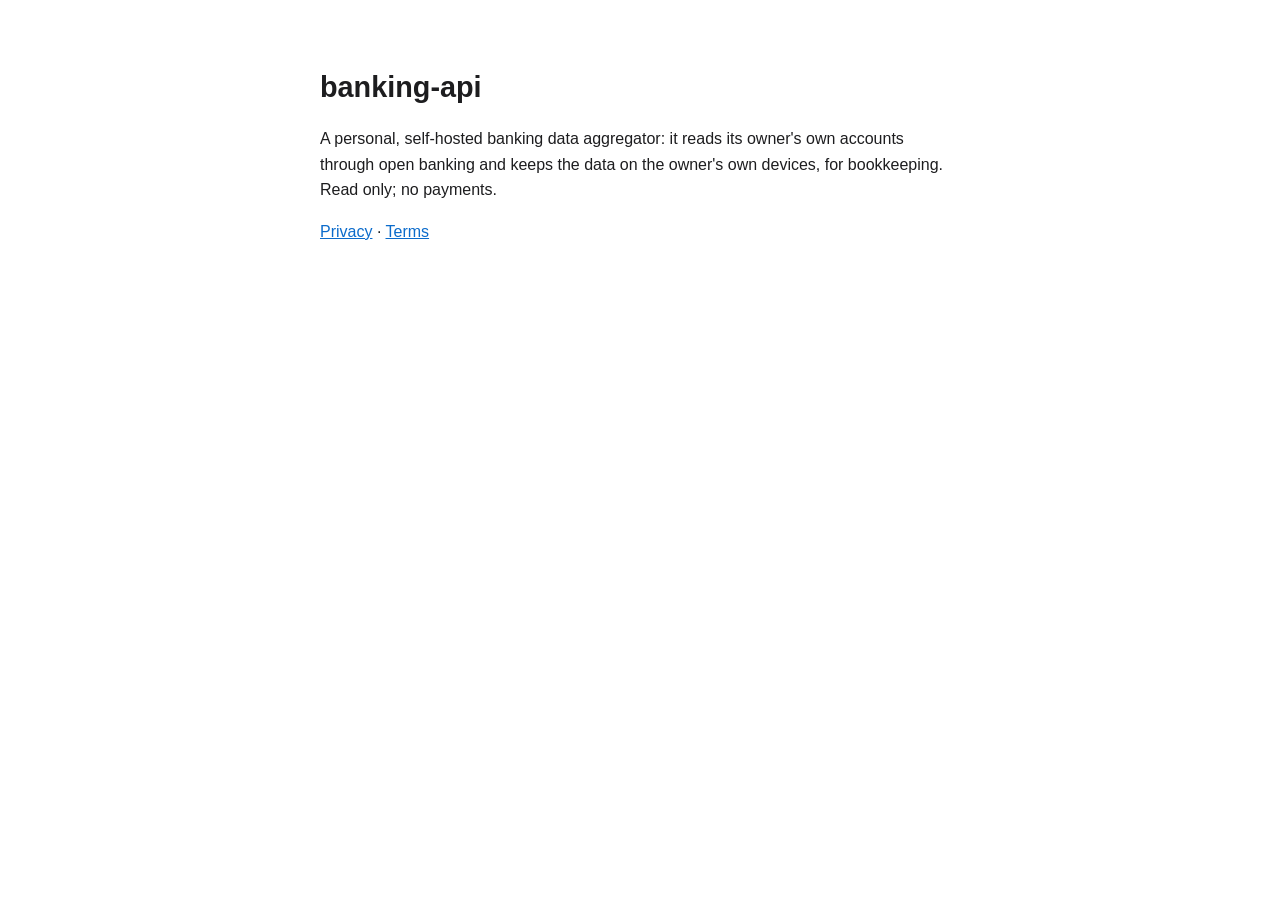
<file: index.html>
<!doctype html>
<html lang="en">
<head>
<meta charset="utf-8">
<meta name="viewport" content="width=device-width, initial-scale=1">
<title>banking-api</title>
<link rel="stylesheet" href="style.css">
</head>
<body>
<main>
<h1>banking-api</h1>
<p>A personal, self-hosted banking data aggregator: it reads its owner's own accounts through open banking and keeps
the data on the owner's own devices, for bookkeeping. Read only; no payments.</p>
<p><a href="privacy.html">Privacy</a> · <a href="terms.html">Terms</a></p>
</main>
</body>
</html>
</file>
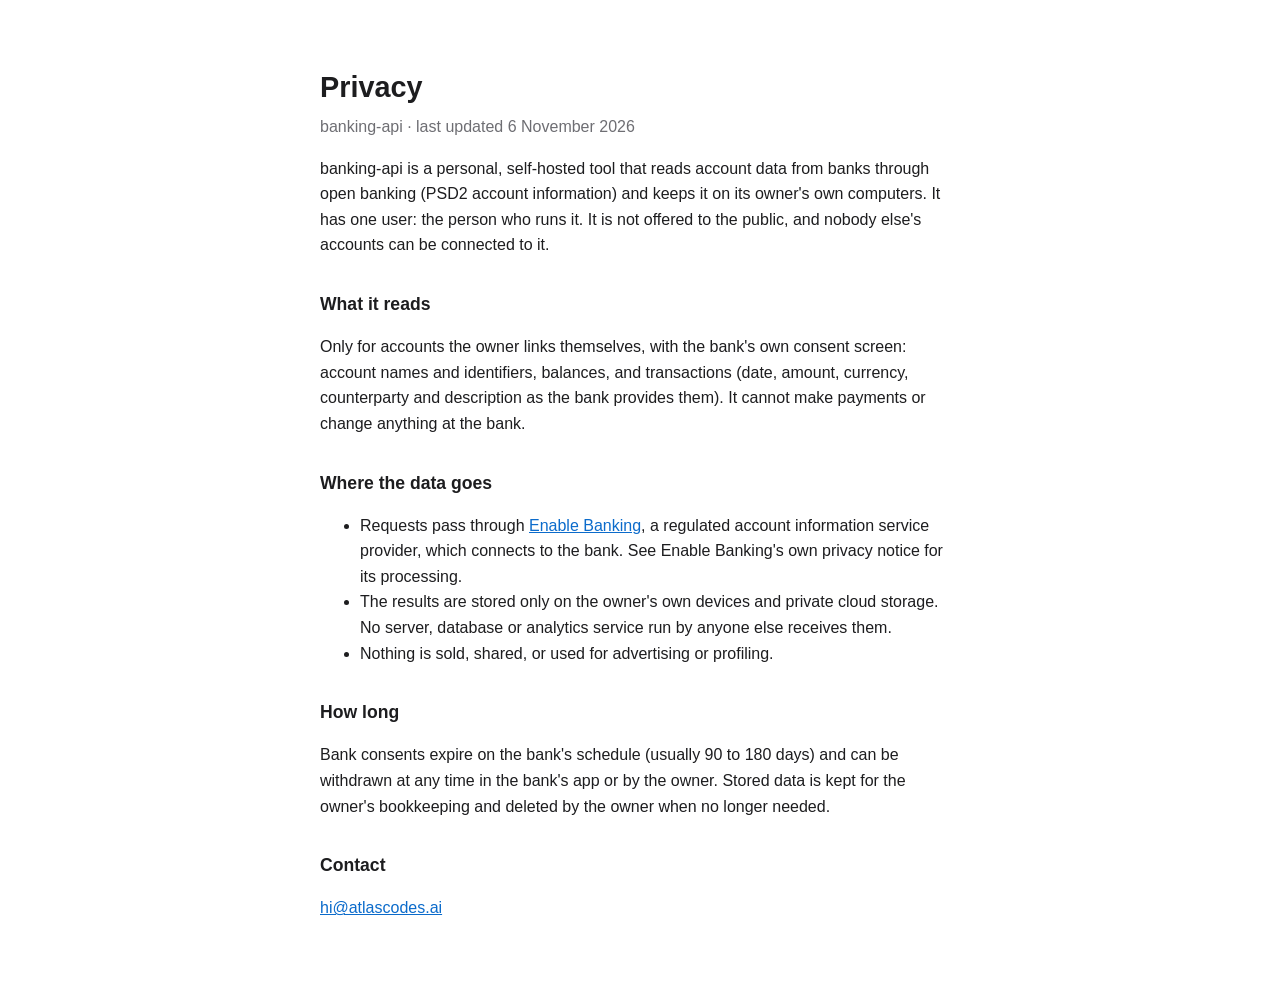
<file: privacy.html>
<!doctype html>
<html lang="en">
<head>
<meta charset="utf-8">
<meta name="viewport" content="width=device-width, initial-scale=1">
<title>banking-api: privacy</title>
<link rel="stylesheet" href="style.css">
</head>
<body>
<main>
<h1>Privacy</h1>
<p class="meta">banking-api · last updated 6 November 2026</p>

<p>banking-api is a personal, self-hosted tool that reads account data from banks through open banking (PSD2 account
information) and keeps it on its owner's own computers. It has one user: the person who runs it. It is not offered
to the public, and nobody else's accounts can be connected to it.</p>

<h2>What it reads</h2>
<p>Only for accounts the owner links themselves, with the bank's own consent screen: account names and identifiers,
balances, and transactions (date, amount, currency, counterparty and description as the bank provides them). It
cannot make payments or change anything at the bank.</p>

<h2>Where the data goes</h2>
<ul>
<li>Requests pass through <a href="https://enablebanking.com/">Enable Banking</a>, a regulated account information
service provider, which connects to the bank. See Enable Banking's own privacy notice for its processing.</li>
<li>The results are stored only on the owner's own devices and private cloud storage. No server, database or
analytics service run by anyone else receives them.</li>
<li>Nothing is sold, shared, or used for advertising or profiling.</li>
</ul>

<h2>How long</h2>
<p>Bank consents expire on the bank's schedule (usually 90 to 180 days) and can be withdrawn at any time in the bank's
app or by the owner. Stored data is kept for the owner's bookkeeping and deleted by the owner when no longer needed.</p>

<h2>Contact</h2>
<p><a href="mailto:hi@atlascodes.ai">hi@atlascodes.ai</a></p>
</main>
</body>
</html>
</file>
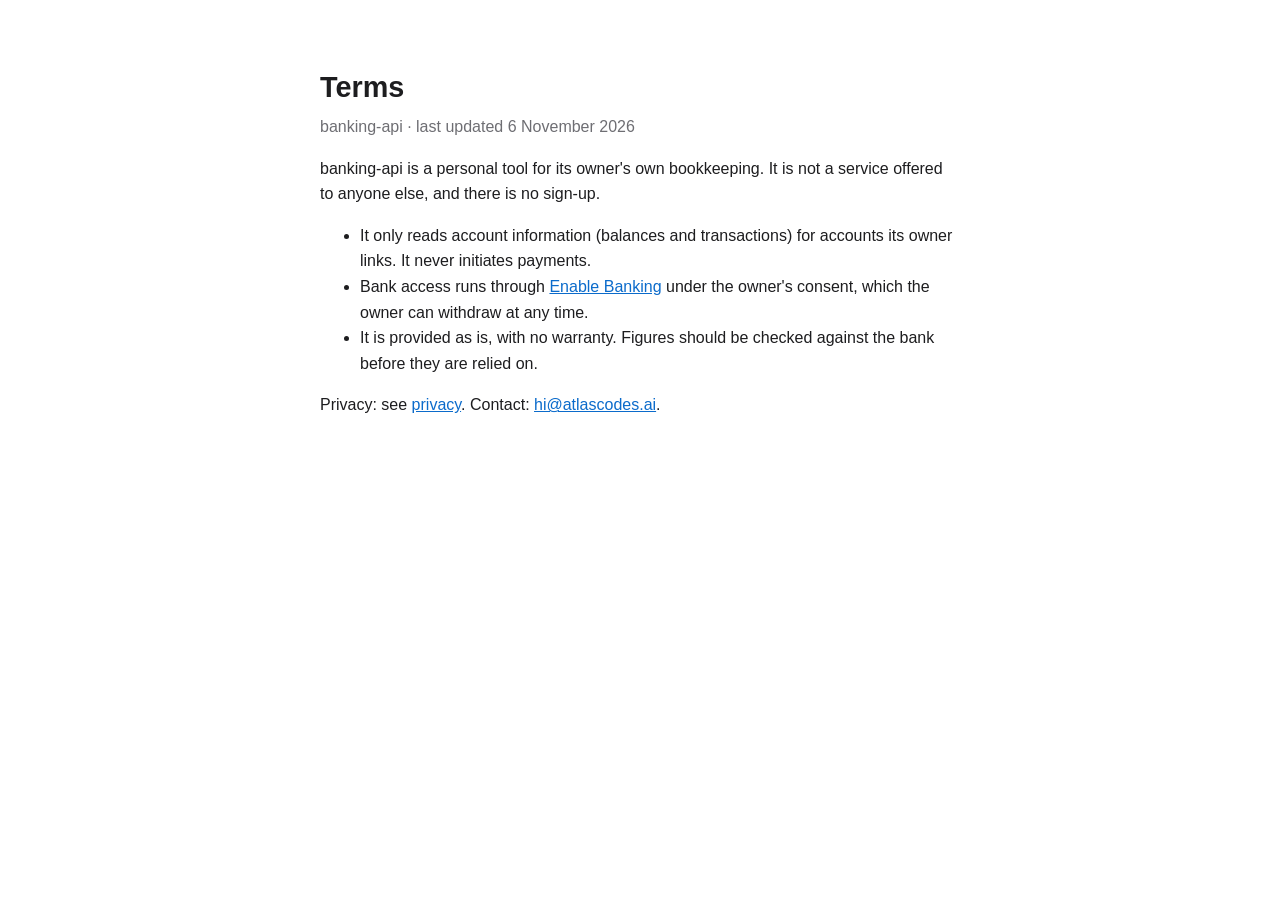
<file: terms.html>
<!doctype html>
<html lang="en">
<head>
<meta charset="utf-8">
<meta name="viewport" content="width=device-width, initial-scale=1">
<title>banking-api: terms</title>
<link rel="stylesheet" href="style.css">
</head>
<body>
<main>
<h1>Terms</h1>
<p class="meta">banking-api · last updated 6 November 2026</p>

<p>banking-api is a personal tool for its owner's own bookkeeping. It is not a service offered to anyone else, and
there is no sign-up.</p>
<ul>
<li>It only reads account information (balances and transactions) for accounts its owner links. It never initiates
payments.</li>
<li>Bank access runs through <a href="https://enablebanking.com/">Enable Banking</a> under the owner's consent, which
the owner can withdraw at any time.</li>
<li>It is provided as is, with no warranty. Figures should be checked against the bank before they are relied on.</li>
</ul>
<p>Privacy: see <a href="privacy.html">privacy</a>. Contact: <a href="mailto:hi@atlascodes.ai">hi@atlascodes.ai</a>.</p>
</main>
</body>
</html>
</file>
<file: style.css>
body {
  margin: 0;
  font: 16px/1.6 -apple-system, BlinkMacSystemFont, "Segoe UI", sans-serif;
  color: #1d1d1f;
  background: #fff;
}

main {
  max-width: 40rem;
  margin: 4rem auto;
  padding: 0 1.5rem;
}

h1 {
  font-size: 1.8rem;
  margin-bottom: 0.25rem;
}

h2 {
  font-size: 1.1rem;
  margin-top: 2rem;
}

.meta {
  color: #6e6e73;
  margin-top: 0;
}

a {
  color: #0b6bcb;
}
</file>
